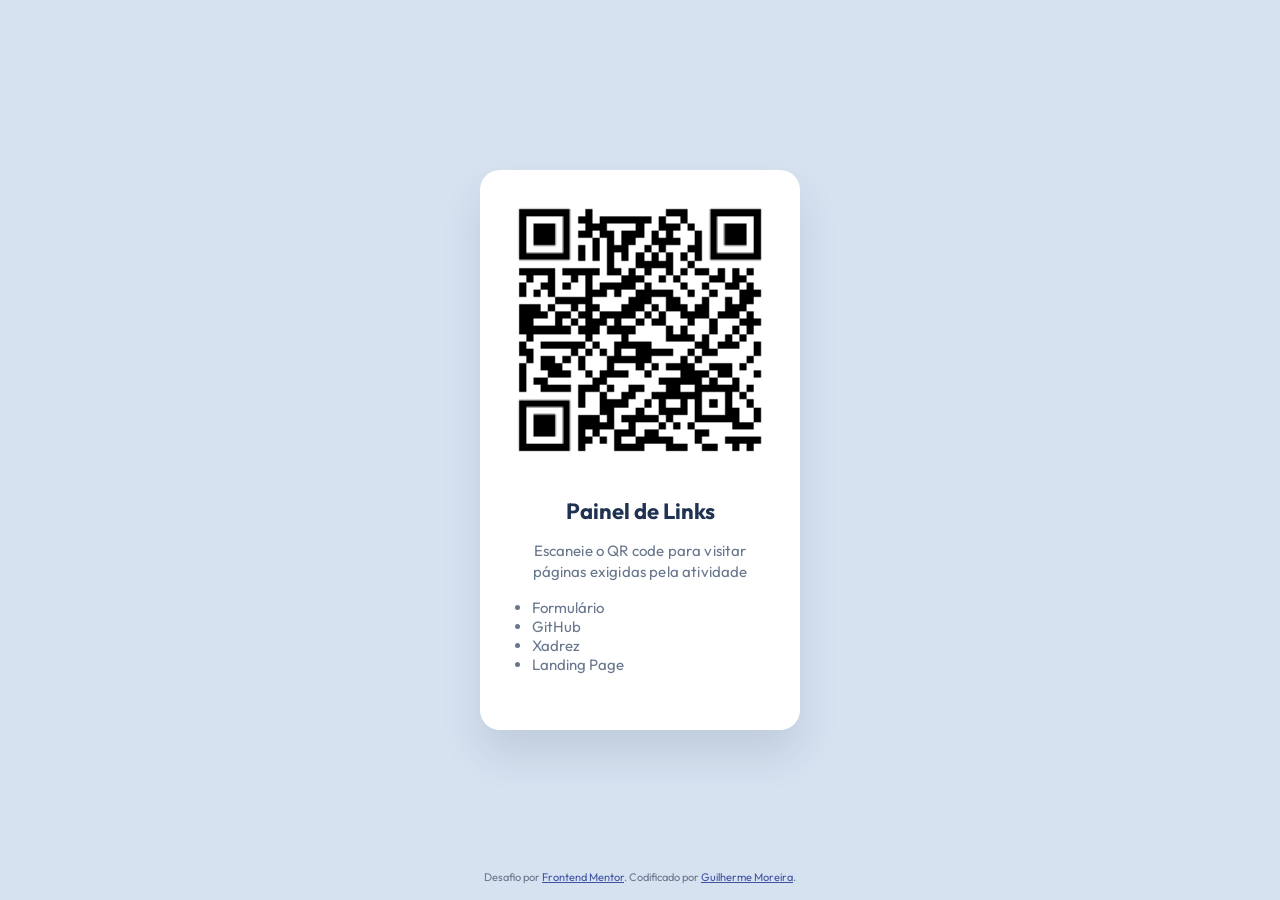
<file: index.html>
<!DOCTYPE html>
<html lang="en">
<head>
  <meta charset="UTF-8">
  <meta name="viewport" content="width=device-width, initial-scale=1.0">

  <link rel="icon" type="image/ico" sizes="32x32" href="./images/icon.ico">
  <link rel="preconnect" href="https://fonts.googleapis.com">
  <link rel="preconnect" href="https://fonts.gstatic.com" crossorigin>
  <link href="https://fonts.googleapis.com/css2?family=Outfit:wght@400;700&display=swap" rel="stylesheet">

  <title>Frontend Mentor | Componente de QR code</title>

  <style>
    :root {
      --white: hsl(0, 0%, 100%);
      --slate-300: hsl(212, 45%, 89%);
      --slate-500: hsl(216, 15%, 48%);
      --slate-900: hsl(218, 44%, 22%);
    }

    * {
      box-sizing: border-box;
    }

    body {
      min-height: 100vh;
      margin: 0;
      display: grid;
      place-items: center;
      padding: 1.5rem;
      background: var(--slate-300);
      color: var(--slate-500);
      font-family: "Outfit", Arial, sans-serif;
      font-size: 0.9375rem;
    }

    main {
      width: 100%;
      display: grid;
      place-items: center;
    }

    .card {
      width: min(100%, 20rem);
      padding: 1rem 1rem 2.5rem;
      border-radius: 1.25rem;
      background: var(--white);
      box-shadow: 0 1.5rem 2.5rem hsla(218, 44%, 22%, 0.12);
      text-align: center;
    }

    .card img {
      display: block;
      width: 100%;
      border-radius: 0.625rem;
    }

    .card h1 {
      margin: 1.5rem 1rem 1rem;
      color: var(--slate-900);
      font-size: 1.375rem;
      line-height: 1.2;
    }

    .card p {
      margin: 0 1rem;
      line-height: 1.4;
      letter-spacing: 0.01rem;
    }

    .card ul {
      margin: 1rem;
      padding-left: 1.25rem;
      text-align: left;
    }

    .attribution {
      position: fixed;
      right: 1rem;
      bottom: 1rem;
      left: 1rem;
      font-size: 0.6875rem;
      text-align: center;
    }

    .attribution a {
      color: hsl(228, 45%, 44%);
    }
  </style>
</head>
<body>
  <main>
    <a >
    <article class="card">
      <a href="redirecionador.html" target="_blank">
        <img src="./images/qr-code.png" alt="QR code para acessar o Frontend Mentor">
      </a>
      <h1>Painel de Links</h1>
      <p>Escaneie o QR code para visitar páginas exigidas pela atividade</p>
      <ul>
        <li>Formulário</li>
        <li>GitHub</li>
        <li>Xadrez</li>
        <li>Landing Page</li>
      </ul>
    </article>
  </main>

  <footer class="attribution">
    Desafio por <a href="https://www.frontendmentor.io?ref=challenge">Frontend Mentor</a>.
    Codificado por <a href="https://github.com/guimoreira81" target="_blank">Guilherme Moreira</a>.
  </footer>
</body>
</html>
</file>
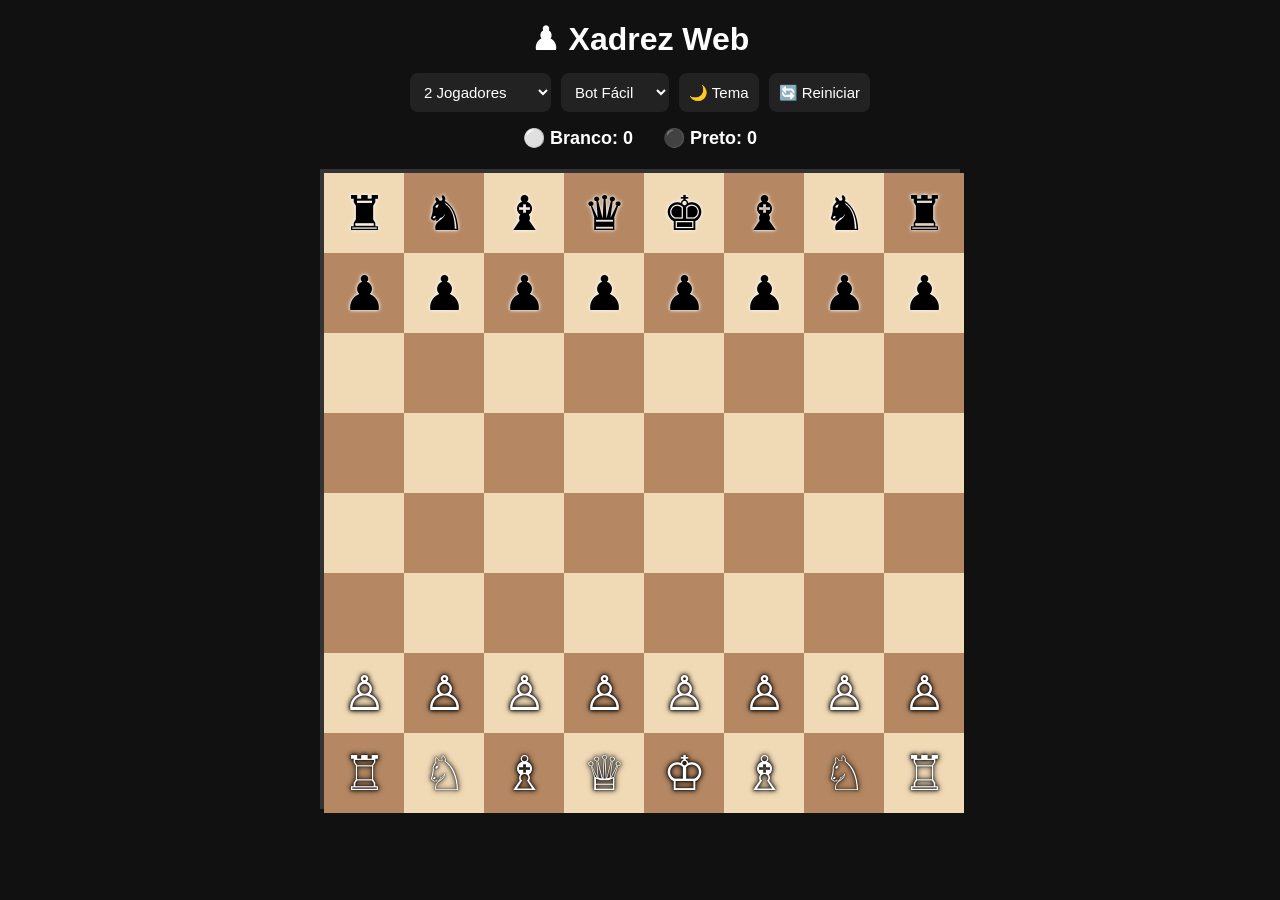
<file: chess-ai/index.html>
<!DOCTYPE html>
<html lang="pt-BR">
<head>
  <meta charset="UTF-8" />
  <meta name="viewport" content="width=device-width, initial-scale=1.0"/>
  <title>Xadrez Web</title>

  <link rel="stylesheet" href="style.css">
</head>
<body class="dark">

  <header>
    <h1>♟ Xadrez Web</h1>

    <div class="controls">

      <select id="mode">
        <option value="pvp">2 Jogadores</option>
        <option value="pvb">Jogador vs Bot</option>
        <option value="bvb">Bot vs Bot</option>
      </select>

      <select id="difficulty">
        <option value="1">Bot Fácil</option>
        <option value="2">Bot Médio</option>
        <option value="3">Bot Difícil</option>
      </select>

      <button id="themeBtn">🌙 Tema</button>

      <button id="restartBtn">🔄 Reiniciar</button>

    </div>

    <div class="scoreboard">
      <div>⚪ Branco: <span id="whiteScore">0</span></div>
      <div>⚫ Preto: <span id="blackScore">0</span></div>
    </div>
  </header>

  <main>
    <div id="board"></div>
  </main>

  <script src="./src/script.js"></script>
</body>
</html>
</file>
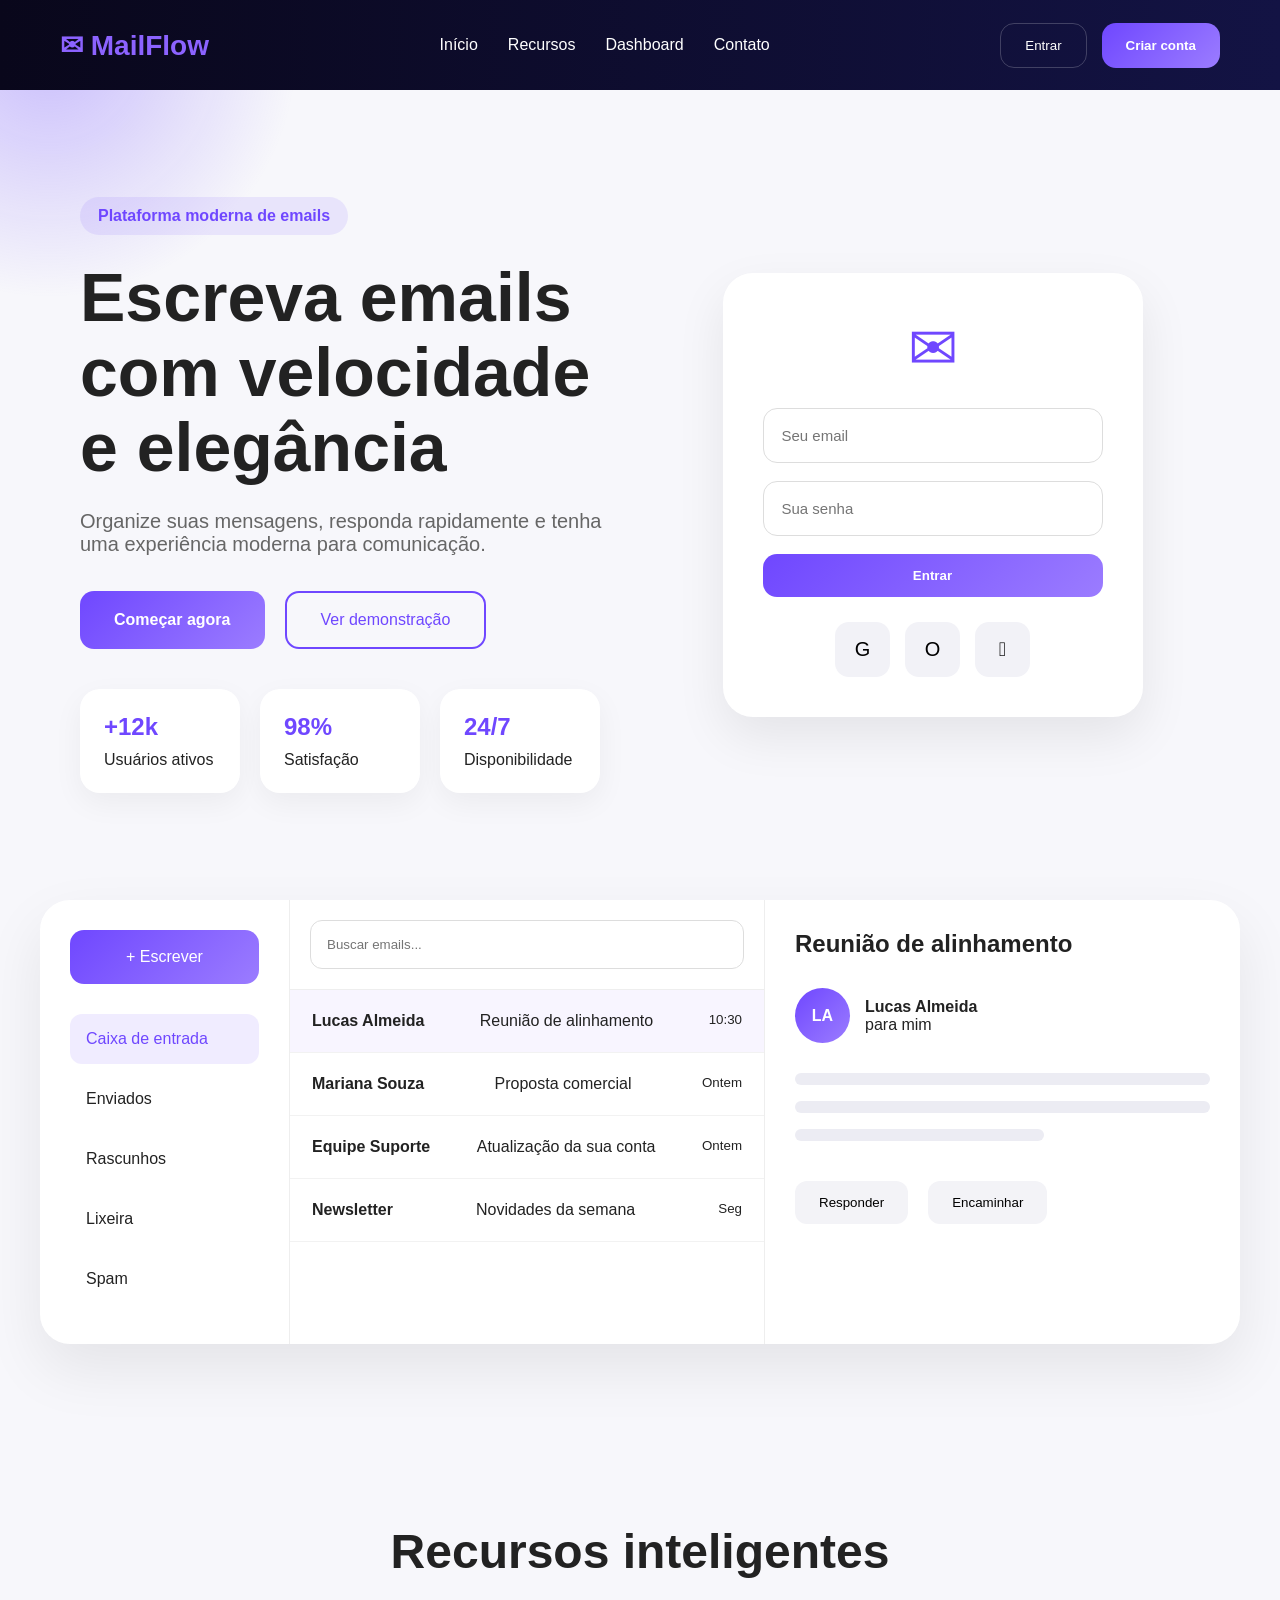
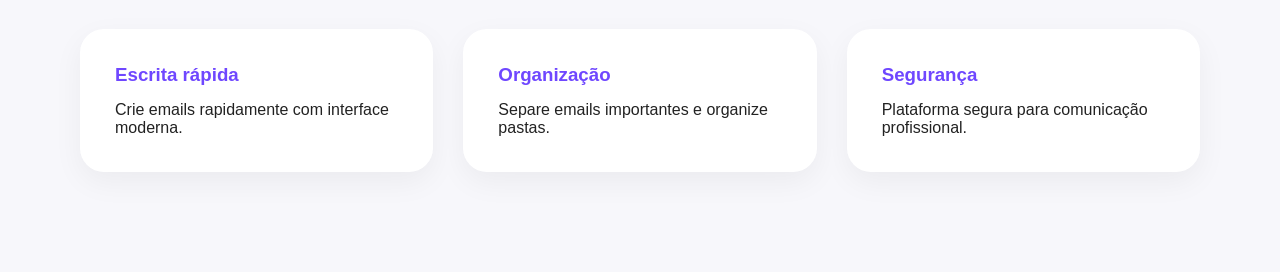
<file: landing-page-emails-ai/index.html>
<!DOCTYPE html>
<html lang="pt-BR">
<head>
  <meta charset="UTF-8" />
  <meta name="viewport" content="width=device-width, initial-scale=1.0"/>
  <title>MailFlow - Plataforma de Emails</title>

  <link rel="stylesheet" href="style.css"/>
</head>
<body>

  <div class="background-glow"></div>

  <header class="header">

    <div class="logo">
      ✉ MailFlow
    </div>

    <nav class="nav">
      <a href="#inicio">Início</a>
      <a href="#recursos">Recursos</a>
      <a href="#dashboard">Dashboard</a>
      <a href="#contato">Contato</a>
    </nav>

    <div class="header-buttons">
      <button class="btn-secondary" id="loginButton">
        Entrar
      </button>

      <button class="btn-primary" id="createAccountButton">
        Criar conta
      </button>
    </div>

  </header>

  <main>

    <section class="hero" id="inicio">

      <div class="hero-left">

        <div class="badge">
          Plataforma moderna de emails
        </div>

        <h1>
          Escreva emails com
          velocidade e elegância
        </h1>

        <p>
          Organize suas mensagens, responda rapidamente
          e tenha uma experiência moderna para comunicação.
        </p>

        <div class="hero-buttons">

          <button class="btn-primary large" id="startButton">
            Começar agora
          </button>

          <button class="btn-outline large" id="demoButton">
            Ver demonstração
          </button>

        </div>

        <div class="stats">

          <div class="stat-card">
            <h2>+12k</h2>
            <span>Usuários ativos</span>
          </div>

          <div class="stat-card">
            <h2>98%</h2>
            <span>Satisfação</span>
          </div>

          <div class="stat-card">
            <h2>24/7</h2>
            <span>Disponibilidade</span>
          </div>

        </div>

      </div>

      <div class="hero-right">

        <div class="login-card">

          <div class="mail-icon">
            ✉
          </div>

          <input
            type="email"
            placeholder="Seu email"
            id="emailInput"
          />

          <input
            type="password"
            placeholder="Sua senha"
            id="passwordInput"
          />

          <button class="btn-primary full" id="enterButton">
            Entrar
          </button>

          <div class="social-login">

            <button class="social-btn">
              G
            </button>

            <button class="social-btn">
              O
            </button>

            <button class="social-btn">
              
            </button>

          </div>

        </div>

      </div>

    </section>

    <section class="dashboard-preview" id="dashboard">

      <aside class="sidebar">

        <button class="compose-btn" id="composeButton">
          + Escrever
        </button>

        <ul>

          <li class="active sidebar-item">
            Caixa de entrada
          </li>

          <li class="sidebar-item">
            Enviados
          </li>

          <li class="sidebar-item">
            Rascunhos
          </li>

          <li class="sidebar-item">
            Lixeira
          </li>

          <li class="sidebar-item">
            Spam
          </li>

        </ul>

      </aside>

      <div class="mail-list">

        <div class="search-bar">
          <input
            type="text"
            placeholder="Buscar emails..."
            id="searchInput"
          />
        </div>

        <div class="email active-email">
          <strong>Lucas Almeida</strong>
          <span>Reunião de alinhamento</span>
          <small>10:30</small>
        </div>

        <div class="email">
          <strong>Mariana Souza</strong>
          <span>Proposta comercial</span>
          <small>Ontem</small>
        </div>

        <div class="email">
          <strong>Equipe Suporte</strong>
          <span>Atualização da sua conta</span>
          <small>Ontem</small>
        </div>

        <div class="email">
          <strong>Newsletter</strong>
          <span>Novidades da semana</span>
          <small>Seg</small>
        </div>

      </div>

      <div class="mail-view">

        <h2 id="mailTitle">
          Reunião de alinhamento
        </h2>

        <div class="mail-user">

          <div class="avatar">
            LA
          </div>

          <div>
            <strong id="mailUser">
              Lucas Almeida
            </strong>

            <p>
              para mim
            </p>
          </div>

        </div>

        <div class="mail-content">

          <div class="line"></div>
          <div class="line"></div>
          <div class="line short"></div>

        </div>

        <div class="actions">

          <button id="replyButton">
            Responder
          </button>

          <button id="forwardButton">
            Encaminhar
          </button>

        </div>

      </div>

    </section>

    <section class="features" id="recursos">

      <h2>
        Recursos inteligentes
      </h2>

      <div class="feature-grid">

        <div class="feature-card">
          <h3>Escrita rápida</h3>
          <p>
            Crie emails rapidamente com interface moderna.
          </p>
        </div>

        <div class="feature-card">
          <h3>Organização</h3>
          <p>
            Separe emails importantes e organize pastas.
          </p>
        </div>

        <div class="feature-card">
          <h3>Segurança</h3>
          <p>
            Plataforma segura para comunicação profissional.
          </p>
        </div>

      </div>

    </section>

  </main>

  <div class="toast" id="toast">
    Ação executada com sucesso!
  </div>

  <script src="./src/app.js"></script>
  <script src="./src/animations.js"></script>
  <script src="./src/particles.js"></script>

</body>
</html>
</file>
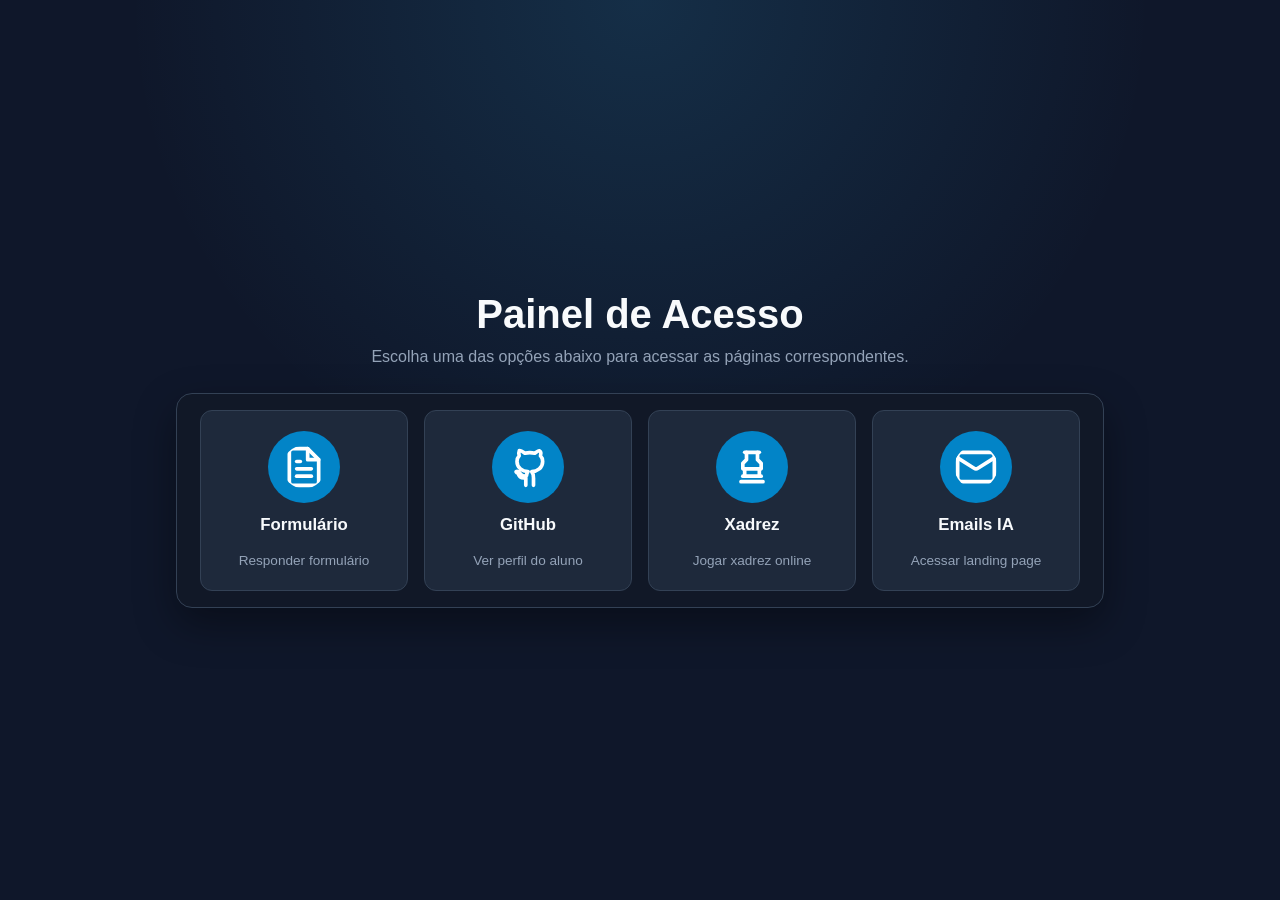
<file: redirecionador.html>
<!DOCTYPE html>
<html lang="pt-BR">
<head>
  <meta charset="UTF-8">
  <meta name="viewport" content="width=device-width, initial-scale=1.0">
  <title>Painel de Acesso</title>

  <style>
    :root {
      --bg: #0f172a;
      --panel: #111827;
      --card: #1e293b;
      --text: #f8fafc;
      --muted: #94a3b8;
      --border: #334155;
      --primary: #38bdf8;
      --primary-dark: #0284c7;
      --shadow: rgba(0, 0, 0, 0.38);
    }

    * {
      box-sizing: border-box;
    }

    body {
      min-height: 100vh;
      margin: 0;
      display: grid;
      place-items: center;
      padding: 2rem;
      background:
        radial-gradient(circle at top, rgba(56, 189, 248, 0.14), transparent 32rem),
        var(--bg);
      color: var(--text);
      font-family: Arial, Helvetica, sans-serif;
    }

    main {
      width: min(100%, 58rem);
    }

    .intro {
      margin-bottom: 1.5rem;
      text-align: center;
    }

    .intro h1 {
      margin: 0 0 0.5rem;
      font-size: clamp(1.75rem, 4vw, 2.5rem);
    }

    .intro p {
      margin: 0;
      color: var(--muted);
      font-size: 1rem;
      line-height: 1.5;
    }

    .painel {
      display: flex;
      gap: 1rem;
      justify-content: center;
      align-items: stretch;
      padding: 1rem;
      border: 1px solid var(--border);
      border-radius: 1rem;
      background: var(--panel);
      box-shadow: 0 1rem 2.5rem var(--shadow);
      overflow-x: auto;
    }

    .botao-acesso {
      width: 13rem;
      min-width: 13rem;
      display: grid;
      justify-items: center;
      gap: 0.75rem;
      padding: 1.25rem 1rem;
      border: 1px solid var(--border);
      border-radius: 0.75rem;
      background: var(--card);
      color: var(--text);
      text-align: center;
      text-decoration: none;
      transition: transform 160ms ease, border-color 160ms ease, box-shadow 160ms ease, background 160ms ease;
    }

    .botao-acesso:hover,
    .botao-acesso:focus-visible {
      transform: translateY(-0.25rem);
      border-color: var(--primary);
      background: #243449;
      box-shadow: 0 0.75rem 1.5rem rgba(56, 189, 248, 0.18);
      outline: none;
    }

    .botao-acesso img {
      width: 4.5rem;
      height: 4.5rem;
      padding: 0.9rem;
      border-radius: 50%;
      background: var(--primary-dark);
    }

    .botao-acesso span {
      display: block;
      font-size: 1.05rem;
      font-weight: 700;
    }

    .botao-acesso small {
      display: block;
      margin-top: 0.25rem;
      color: var(--muted);
      font-size: 0.85rem;
      line-height: 1.4;
    }

    @media (max-width: 36rem) {
      body {
        padding: 1rem;
      }

      .painel {
        justify-content: flex-start;
      }
    }
  </style>
</head>
<body>
  <main>
    <section class="intro" aria-labelledby="titulo">
      <h1 id="titulo">Painel de Acesso</h1>
      <p>Escolha uma das opções abaixo para acessar as páginas correspondentes.</p>
    </section>

    <nav class="painel" aria-label="Links principais">
      <a
        class="botao-acesso"
        href="https://docs.google.com/forms/d/e/1FAIpQLSf3dEO3gXLEnmWr7lSqmkaqdmAxNGKyoHWTx47i6BIumJhMoQ/viewform?usp=publish-editor"
        target="_blank"
        rel="noopener noreferrer"
      >
        <img
          src="data:image/svg+xml,%3Csvg%20xmlns='http://www.w3.org/2000/svg'%20viewBox='0%200%2024%2024'%20fill='none'%20stroke='white'%20stroke-width='2'%20stroke-linecap='round'%20stroke-linejoin='round'%3E%3Cpath%20d='M14%202H6a2%202%200%200%200-2%202v16a2%202%200%200%200%202%202h12a2%202%200%200%200%202-2V8z'/%3E%3Cpath%20d='M14%202v6h6'/%3E%3Cpath%20d='M8%2013h8'/%3E%3Cpath%20d='M8%2017h8'/%3E%3Cpath%20d='M8%209h2'/%3E%3C/svg%3E"
          alt=""
        >
        <span>Formulário</span>
        <small>Responder formulário</small>
      </a>

      <a
        class="botao-acesso"
        href="https://github.com/guimoreira81"
        target="_blank"
        rel="noopener noreferrer"
      >
        <img
          src="data:image/svg+xml,%3Csvg%20xmlns='http://www.w3.org/2000/svg'%20viewBox='0%200%2024%2024'%20fill='none'%20stroke='white'%20stroke-width='2'%20stroke-linecap='round'%20stroke-linejoin='round'%3E%3Cpath%20d='M15%2022v-4a4.8%204.8%200%200%200-1-3.5c3%200%206-2%206-5.5a4.4%204.4%200%200%200-1.2-3.1A4.1%204.1%200%200%200%2018.7%203s-1%200-3%201.5a10.2%2010.2%200%200%200-5.4%200C8.3%203%207.3%203%207.3%203a4.1%204.1%200%200%200-.1%202.9A4.4%204.4%200%200%200%206%209c0%203.5%203%205.5%206%205.5-.4.5-.7%201.2-.8%202.1-.7.3-2.4.8-3.4-1%200%200-.6-1.1-1.8-1.2%200%200-1.1%200-.1.7%200%200%20.7.3%201.2%201.5%200%200%20.6%201.8%203.7%201.2V22'/%3E%3C/svg%3E"
          alt=""
        >
        <span>GitHub</span>
        <small>Ver perfil do aluno</small>
      </a>

      <a
        class="botao-acesso"
        href="chess-ai/index.html"
        target="_blank"
        rel="noopener noreferrer"
      >
        <img
          src="data:image/svg+xml,%3Csvg%20xmlns='http://www.w3.org/2000/svg'%20viewBox='0%200%2024%2024'%20fill='none'%20stroke='white'%20stroke-width='2'%20stroke-linecap='round'%20stroke-linejoin='round'%3E%3Cpath%20d='M8%204h8'/%3E%3Cpath%20d='M9%204v4l-2%202v3h10v-3l-2-2V4'/%3E%3Cpath%20d='M7%2017h10'/%3E%3Cpath%20d='M6%2020h12'/%3E%3Cpath%20d='M8%2013v4'/%3E%3Cpath%20d='M16%2013v4'/%3E%3C/svg%3E"
          alt=""
        >
        <span>Xadrez</span>
        <small>Jogar xadrez online</small>
      </a>

      <a
        class="botao-acesso"
        href="landing-page-emails-ai/index.html"
        target="_blank"
        rel="noopener noreferrer"
      >
        <img
          src="data:image/svg+xml,%3Csvg%20xmlns='http://www.w3.org/2000/svg'%20viewBox='0%200%2024%2024'%20fill='none'%20stroke='white'%20stroke-width='2'%20stroke-linecap='round'%20stroke-linejoin='round'%3E%3Crect%20width='20'%20height='16'%20x='2'%20y='4'%20rx='2'/%3E%3Cpath%20d='m22%207-8.97%205.7a1.94%201.94%200%200%201-2.06%200L2%207'/%3E%3C/svg%3E"
          alt=""
        >
        <span>Emails IA</span>
        <small>Acessar landing page</small>
      </a>
    </nav>
  </main>
</body>
</html>
</file>
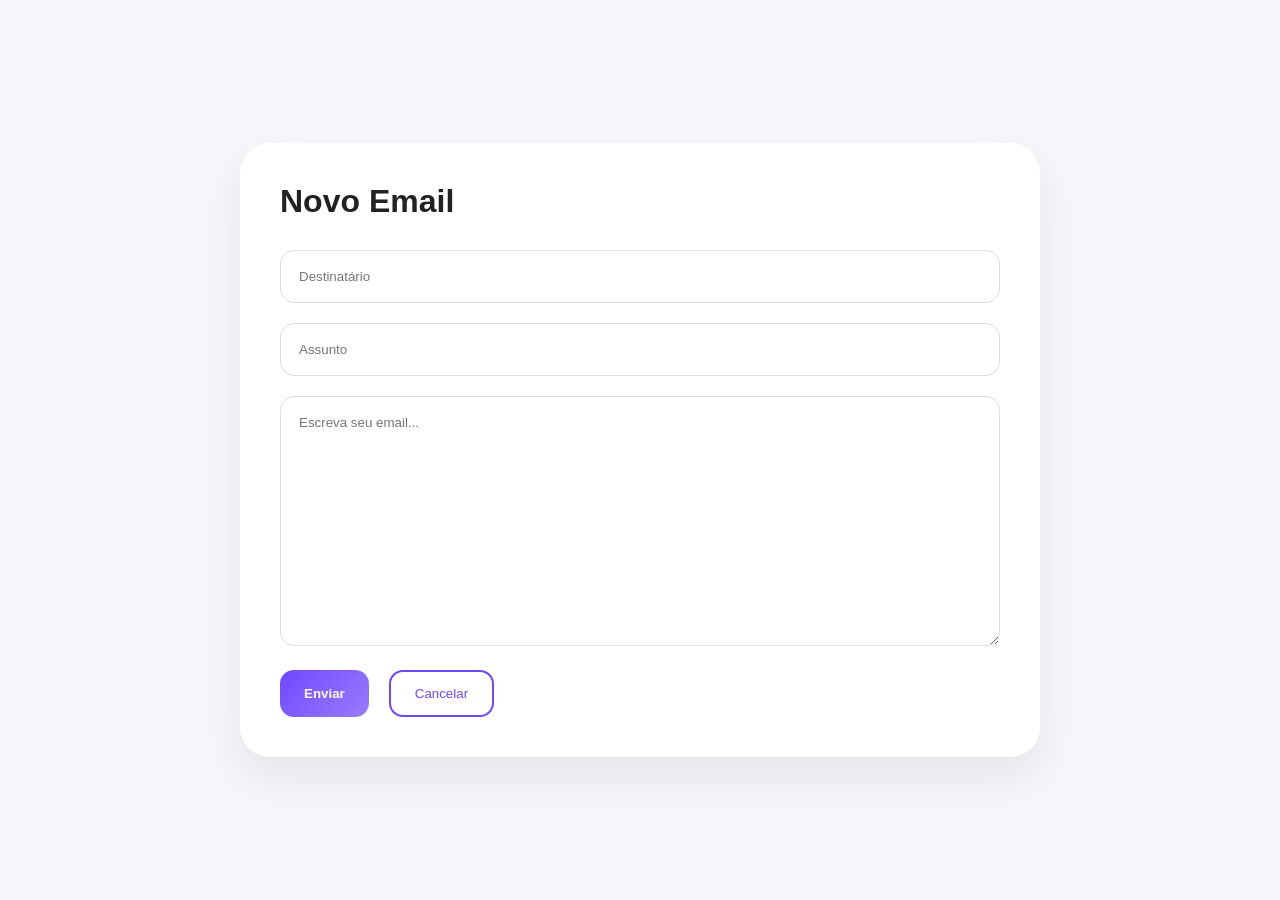
<file: landing-page-emails-ai/compose.html>
<!DOCTYPE html>
<html lang="pt-BR">
<head>
  <meta charset="UTF-8">
  <meta name="viewport" content="width=device-width, initial-scale=1.0">
  <title>Escrever Email - MailFlow</title>

  <link rel="stylesheet" href="style.css">
</head>
<body>

  <div class="compose-page">

    <div class="compose-card">

      <h1>
        Novo Email
      </h1>

      <input
        type="email"
        placeholder="Destinatário"
      >

      <input
        type="text"
        placeholder="Assunto"
      >

      <textarea placeholder="Escreva seu email..."></textarea>

      <div class="compose-actions">

        <button class="btn-primary">
          Enviar
        </button>

        <a href="dashboard.html">

          <button class="btn-outline">
            Cancelar
          </button>

        </a>

      </div>

    </div>

  </div>

</body>
</html>
</file>
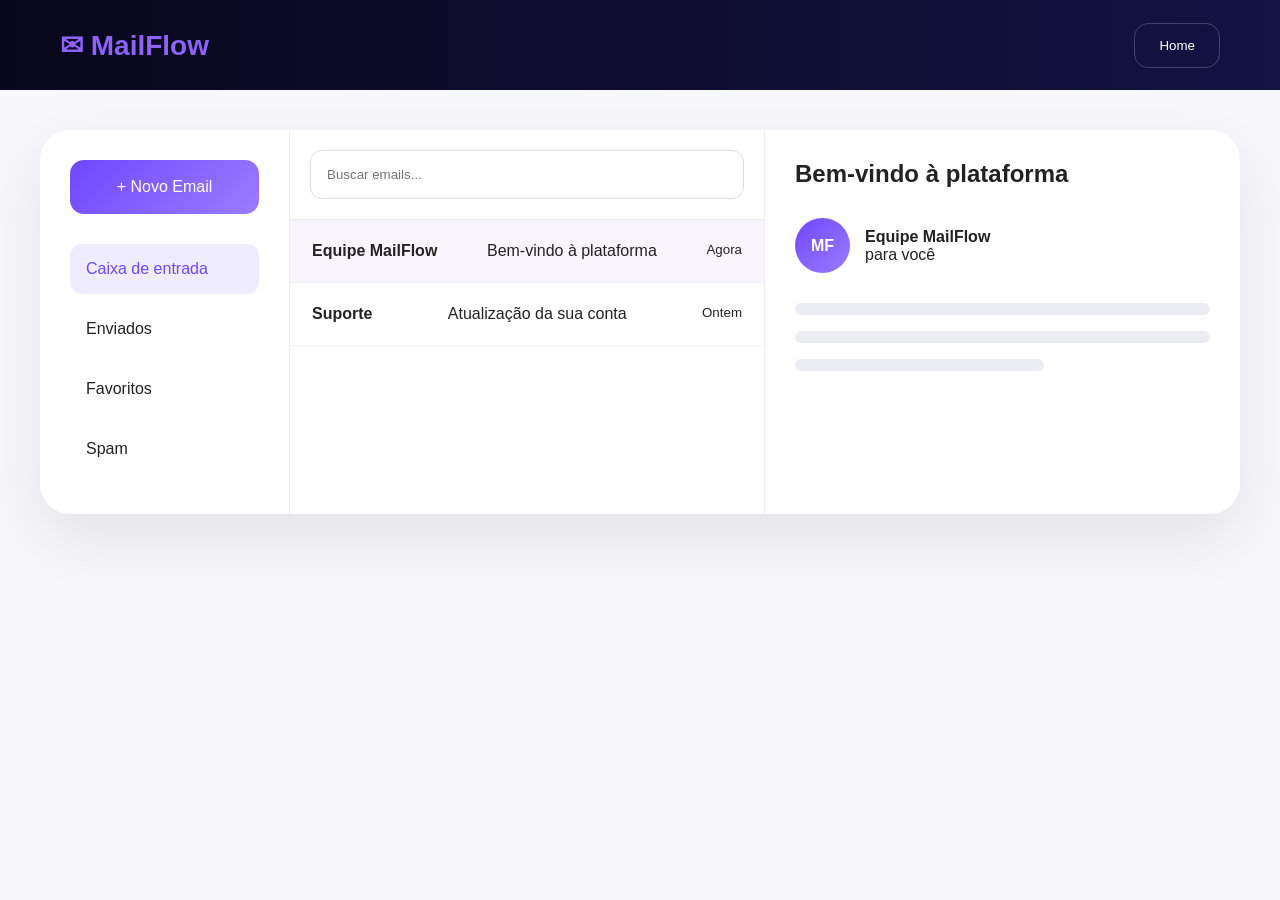
<file: landing-page-emails-ai/dashboard.html>
<!DOCTYPE html>
<html lang="pt-BR">
<head>
  <meta charset="UTF-8">
  <meta name="viewport" content="width=device-width, initial-scale=1.0">
  <title>Dashboard - MailFlow</title>

  <link rel="stylesheet" href="style.css">
</head>
<body>

  <header class="header">

    <div class="logo">
      ✉ MailFlow
    </div>

    <div class="header-buttons">

      <a href="index.html">

        <button class="btn-secondary">
          Home
        </button>

      </a>

    </div>

  </header>

  <section class="dashboard-preview full-dashboard">

    <aside class="sidebar">

      <button class="compose-btn">
        + Novo Email
      </button>

      <ul>

        <li class="active">
          Caixa de entrada
        </li>

        <li>
          Enviados
        </li>

        <li>
          Favoritos
        </li>

        <li>
          Spam
        </li>

      </ul>

    </aside>

    <div class="mail-list">

      <div class="search-bar">

        <input
          type="text"
          placeholder="Buscar emails..."
        >

      </div>

      <div class="email active-email">

        <strong>Equipe MailFlow</strong>

        <span>Bem-vindo à plataforma</span>

        <small>Agora</small>

      </div>

      <div class="email">

        <strong>Suporte</strong>

        <span>Atualização da sua conta</span>

        <small>Ontem</small>

      </div>

    </div>

    <div class="mail-view">

      <h2>
        Bem-vindo à plataforma
      </h2>

      <div class="mail-user">

        <div class="avatar">
          MF
        </div>

        <div>

          <strong>
            Equipe MailFlow
          </strong>

          <p>
            para você
          </p>

        </div>

      </div>

      <div class="mail-content">

        <div class="line"></div>
        <div class="line"></div>
        <div class="line short"></div>

      </div>

    </div>

  </section>

</body>
</html>
</file>
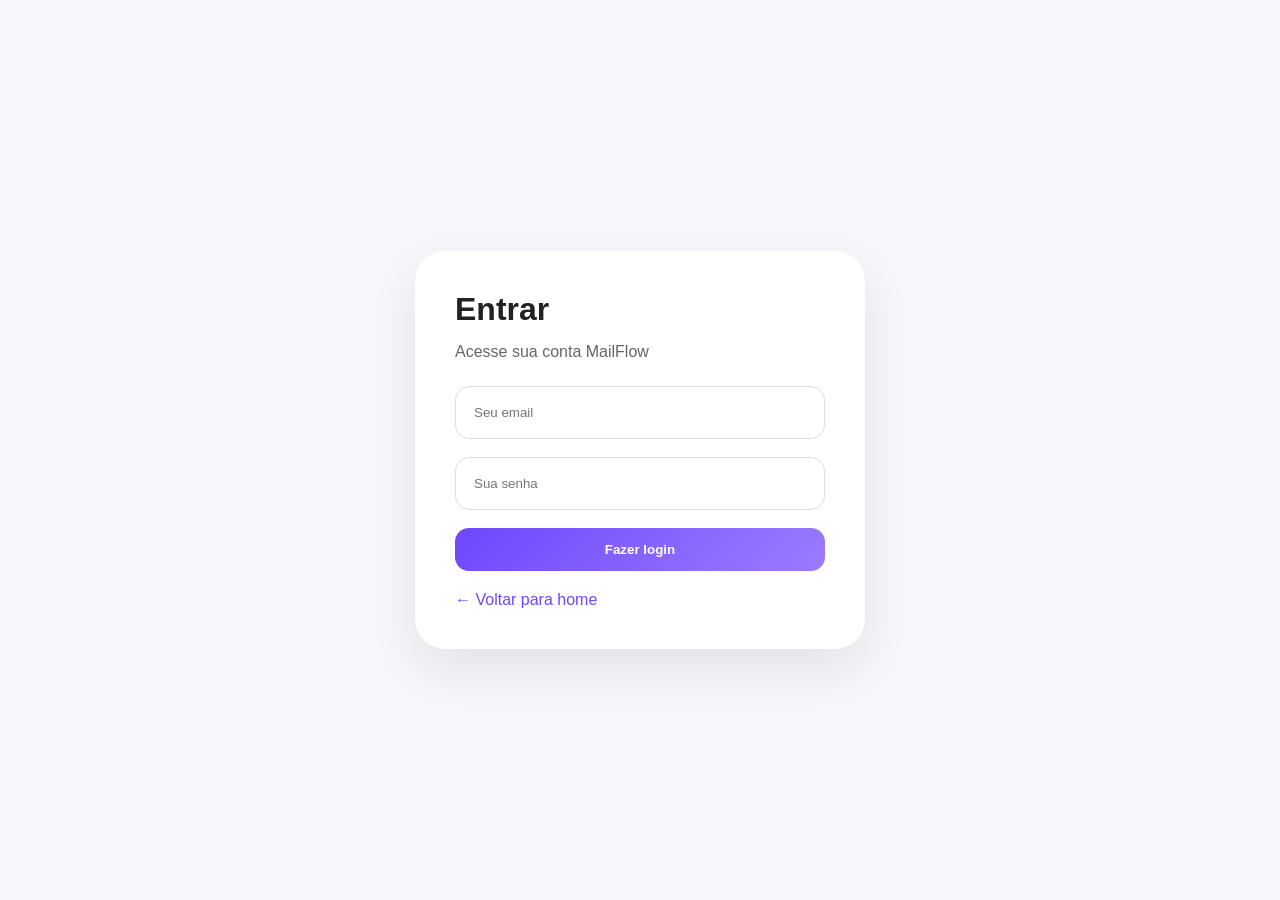
<file: landing-page-emails-ai/login.html>
<!DOCTYPE html>
<html lang="pt-BR">
<head>
  <meta charset="UTF-8">
  <meta name="viewport" content="width=device-width, initial-scale=1.0">
  <title>Login - MailFlow</title>

  <link rel="stylesheet" href="style.css">
</head>
<body>

  <div class="center-page">

    <div class="simple-card">

      <h1>Entrar</h1>

      <p>
        Acesse sua conta MailFlow
      </p>

      <input type="email" placeholder="Seu email">

      <input type="password" placeholder="Sua senha">

      <button class="btn-primary full">
        Fazer login
      </button>

      <a class="back-link" href="index.html">
        ← Voltar para home
      </a>

    </div>

  </div>

</body>
</html>
</file>
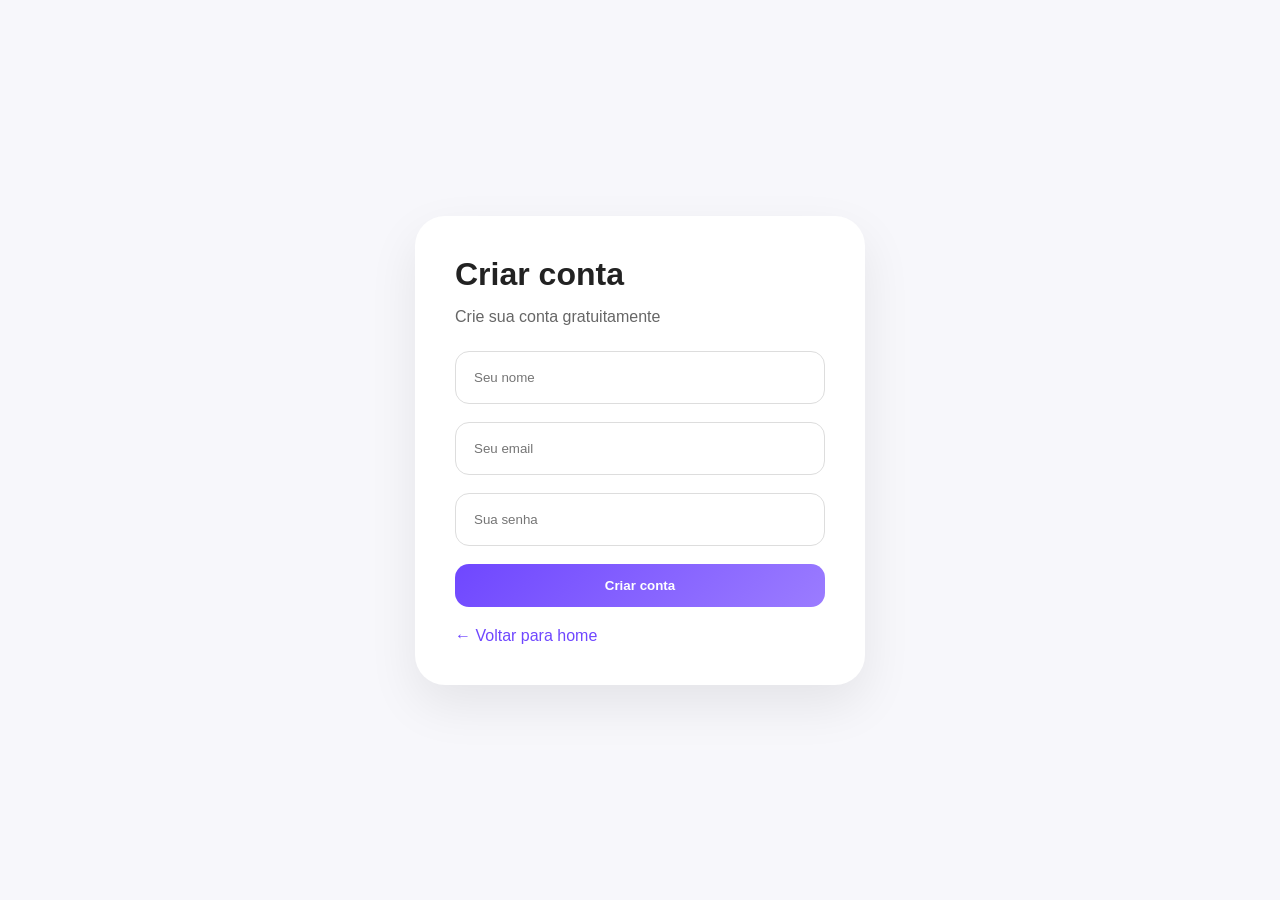
<file: landing-page-emails-ai/register.html>
<!DOCTYPE html>
<html lang="pt-BR">
<head>
  <meta charset="UTF-8">
  <meta name="viewport" content="width=device-width, initial-scale=1.0">
  <title>Criar Conta - MailFlow</title>

  <link rel="stylesheet" href="style.css">
</head>
<body>

  <div class="center-page">

    <div class="simple-card">

      <h1>Criar conta</h1>

      <p>
        Crie sua conta gratuitamente
      </p>

      <input type="text" placeholder="Seu nome">

      <input type="email" placeholder="Seu email">

      <input type="password" placeholder="Sua senha">

      <button class="btn-primary full">
        Criar conta
      </button>

      <a class="back-link" href="index.html">
        ← Voltar para home
      </a>

    </div>

  </div>

</body>
</html>
</file>
<file: chess-ai/style.css>
*{
  margin:0;
  padding:0;
  box-sizing:border-box;
  font-family:Arial, Helvetica, sans-serif;
}

body{
  min-height:100vh;
  display:flex;
  flex-direction:column;
  align-items:center;
  transition:0.3s;
}

body.dark{
  background:#111;
  color:white;
}

body.light{
  background:#f2f2f2;
  color:#111;
}

header{
  margin-top:20px;
  text-align:center;
}

h1{
  margin-bottom:15px;
}

.controls{
  display:flex;
  gap:10px;
  flex-wrap:wrap;
  justify-content:center;
  margin-bottom:15px;
}

button, select{
  padding:10px;
  border:none;
  border-radius:8px;
  cursor:pointer;
  font-size:15px;
}

body.dark button,
body.dark select{
  background:#222;
  color:white;
}

body.light button,
body.light select{
  background:white;
  color:black;
}

.scoreboard{
  display:flex;
  gap:30px;
  justify-content:center;
  margin-bottom:20px;
  font-size:18px;
  font-weight:bold;
}

#board{
  width:640px;
  height:640px;
  display:grid;
  grid-template-columns:repeat(8,1fr);
  border:4px solid #333;
}

.square{
  width:80px;
  height:80px;
  display:flex;
  justify-content:center;
  align-items:center;
  font-size:48px;
  cursor:pointer;
  user-select:none;
  position:relative;
  transition:0.2s;
}

.white{
  background:#f0d9b5;
}

.black{
  background:#b58863;
}

/* COR DAS PEÇAS */

.white-piece{
  color:white;
  text-shadow:
    0 0 2px #000,
    0 0 4px #000,
    0 0 6px #000;
}

.black-piece{
  color:black;
  text-shadow:
    0 0 2px #fff,
    0 0 4px #fff;
}

/* PEÇA SELECIONADA */

.selected{
  outline:4px solid yellow;
  z-index:2;
}

/* MOVIMENTOS POSSÍVEIS */

.possible::after{
  content:"";
  width:20px;
  height:20px;
  border-radius:50%;
  background:rgba(0,255,0,0.6);
  position:absolute;
}

@media(max-width:700px){

  #board{
    width:95vw;
    height:95vw;
  }

  .square{
    width:100%;
    height:100%;
    font-size:8vw;
  }

}
</file>
<file: landing-page-emails-ai/style.css>
* {
  margin: 0;
  padding: 0;
  box-sizing: border-box;
}

html {
  scroll-behavior: smooth;
}

body {
  font-family: Arial, sans-serif;
  background: #f7f7fb;
  color: #222;
  overflow-x: hidden;
}

.background-glow {
  position: fixed;
  top: -200px;
  left: -200px;
  width: 500px;
  height: 500px;
  background: radial-gradient(circle, rgba(119, 86, 255, 0.35), transparent 70%);
  z-index: -1;
  transition: transform 0.2s linear;
}

.header {
  width: 100%;
  height: 90px;
  background: linear-gradient(90deg, #09071b, #131344);
  display: flex;
  align-items: center;
  justify-content: space-between;
  padding: 0 60px;
  position: sticky;
  top: 0;
  z-index: 100;
}

.logo {
  color: #8c63ff;
  font-size: 28px;
  font-weight: bold;
}

.nav {
  display: flex;
  gap: 30px;
}

.nav a {
  color: white;
  text-decoration: none;
  transition: 0.3s;
}

.nav a:hover {
  color: #8c63ff;
}

.header-buttons {
  display: flex;
  gap: 15px;
}

button {
  border: none;
  cursor: pointer;
  transition: 0.3s;
}

.btn-primary {
  background: linear-gradient(135deg, #6f47ff, #9b7cff);
  color: white;
  padding: 14px 24px;
  border-radius: 14px;
  font-weight: bold;
}

.btn-primary:hover {
  transform: translateY(-3px);
  box-shadow: 0 10px 25px rgba(111, 71, 255, 0.4);
}

.btn-secondary {
  background: transparent;
  border: 1px solid rgba(255,255,255,0.2);
  color: white;
  padding: 14px 24px;
  border-radius: 14px;
}

.btn-outline {
  border: 2px solid #6f47ff;
  color: #6f47ff;
  background: transparent;
  padding: 14px 24px;
  border-radius: 14px;
}

.hero {
  min-height: 90vh;
  display: flex;
  align-items: center;
  justify-content: space-between;
  padding: 80px;
  gap: 50px;
}

.hero-left {
  flex: 1;
}

.badge {
  display: inline-block;
  background: rgba(111, 71, 255, 0.1);
  color: #6f47ff;
  padding: 10px 18px;
  border-radius: 999px;
  margin-bottom: 25px;
  font-weight: bold;
}

.hero h1 {
  font-size: 68px;
  line-height: 1.1;
  margin-bottom: 25px;
}

.hero p {
  font-size: 20px;
  color: #666;
  max-width: 600px;
  margin-bottom: 35px;
}

.hero-buttons {
  display: flex;
  gap: 20px;
  margin-bottom: 40px;
}

.large {
  padding: 18px 34px;
  font-size: 16px;
}

.stats {
  display: flex;
  gap: 20px;
  flex-wrap: wrap;
}

.stat-card {
  background: white;
  padding: 24px;
  border-radius: 20px;
  min-width: 160px;
  box-shadow: 0 10px 30px rgba(0,0,0,0.05);
}

.stat-card h2 {
  color: #6f47ff;
  margin-bottom: 10px;
}

.hero-right {
  flex: 1;
  display: flex;
  justify-content: center;
}

.login-card {
  width: 420px;
  background: white;
  border-radius: 30px;
  padding: 40px;
  box-shadow: 0 20px 50px rgba(0,0,0,0.08);
}

.mail-icon {
  font-size: 60px;
  text-align: center;
  margin-bottom: 25px;
  color: #6f47ff;
}

.login-card input {
  width: 100%;
  padding: 18px;
  margin-bottom: 18px;
  border-radius: 14px;
  border: 1px solid #ddd;
  font-size: 15px;
}

.full {
  width: 100%;
}

.social-login {
  display: flex;
  justify-content: center;
  gap: 15px;
  margin-top: 25px;
}

.social-btn {
  width: 55px;
  height: 55px;
  border-radius: 14px;
  background: #f2f2f7;
  font-size: 20px;
}

.dashboard-preview {
  width: calc(100% - 80px);
  margin: 0 auto 80px;
  background: white;
  border-radius: 30px;
  overflow: hidden;
  display: grid;
  grid-template-columns: 250px 1fr 1fr;
  box-shadow: 0 25px 60px rgba(0,0,0,0.08);
}

.sidebar {
  padding: 30px;
  border-right: 1px solid #eee;
}

.compose-btn {
  width: 100%;
  background: linear-gradient(135deg, #6f47ff, #9b7cff);
  color: white;
  padding: 18px;
  border-radius: 14px;
  font-size: 16px;
  margin-bottom: 30px;
}

.sidebar ul {
  list-style: none;
}

.sidebar li {
  padding: 16px;
  border-radius: 12px;
  margin-bottom: 10px;
  cursor: pointer;
  transition: 0.3s;
}

.sidebar li.active,
.sidebar li:hover {
  background: rgba(111, 71, 255, 0.1);
  color: #6f47ff;
}

.mail-list {
  border-right: 1px solid #eee;
}

.search-bar {
  padding: 20px;
  border-bottom: 1px solid #eee;
}

.search-bar input {
  width: 100%;
  padding: 16px;
  border-radius: 12px;
  border: 1px solid #ddd;
}

.email {
  padding: 22px;
  display: flex;
  justify-content: space-between;
  border-bottom: 1px solid #f2f2f2;
  cursor: pointer;
  transition: 0.3s;
}

.email:hover,
.active-email {
  background: rgba(111, 71, 255, 0.05);
}

.mail-view {
  padding: 30px;
}

.mail-user {
  display: flex;
  align-items: center;
  gap: 15px;
  margin: 30px 0;
}

.avatar {
  width: 55px;
  height: 55px;
  background: linear-gradient(135deg, #6f47ff, #9b7cff);
  color: white;
  border-radius: 50%;
  display: flex;
  align-items: center;
  justify-content: center;
  font-weight: bold;
}

.line {
  height: 12px;
  background: #ececf3;
  border-radius: 999px;
  margin-bottom: 16px;
}

.short {
  width: 60%;
}

.actions {
  display: flex;
  gap: 20px;
  margin-top: 40px;
}

.actions button {
  padding: 14px 24px;
  border-radius: 12px;
  background: #f3f3f7;
}

.features {
  padding: 100px 80px;
}

.features h2 {
  text-align: center;
  font-size: 48px;
  margin-bottom: 50px;
}

.feature-grid {
  display: grid;
  grid-template-columns: repeat(3, 1fr);
  gap: 30px;
}

.feature-card {
  background: white;
  padding: 35px;
  border-radius: 24px;
  box-shadow: 0 10px 30px rgba(0,0,0,0.05);
}

.feature-card h3 {
  margin-bottom: 15px;
  color: #6f47ff;
}

.toast {
  position: fixed;
  bottom: 30px;
  right: 30px;
  background: #6f47ff;
  color: white;
  padding: 16px 24px;
  border-radius: 12px;
  opacity: 0;
  pointer-events: none;
  transform: translateY(20px);
  transition: 0.4s;
  z-index: 999;
}

.toast.show {
  opacity: 1;
  transform: translateY(0);
}

@media(max-width: 1200px) {

  .hero {
    flex-direction: column;
    text-align: center;
  }

  .dashboard-preview {
    grid-template-columns: 1fr;
  }

  .feature-grid {
    grid-template-columns: 1fr;
  }

}

@media(max-width: 768px) {

  .header {
    padding: 20px;
  }

  .nav {
    display: none;
  }

  .hero {
    padding: 40px 20px;
  }

  .hero h1 {
    font-size: 42px;
  }

  .login-card {
    width: 100%;
  }

  .dashboard-preview {
    width: calc(100% - 20px);
  }

  .features {
    padding: 60px 20px;
  }

}
.center-page {
  width: 100%;
  min-height: 100vh;
  display: flex;
  align-items: center;
  justify-content: center;
  padding: 40px;
}

.simple-card {
  width: 100%;
  max-width: 450px;
  background: white;
  padding: 40px;
  border-radius: 30px;
  box-shadow: 0 20px 50px rgba(0,0,0,0.08);
}

.simple-card h1 {
  margin-bottom: 15px;
}

.simple-card p {
  margin-bottom: 25px;
  color: #666;
}

.simple-card input {
  width: 100%;
  padding: 18px;
  border-radius: 14px;
  border: 1px solid #ddd;
  margin-bottom: 18px;
}

.back-link {
  display: inline-block;
  margin-top: 20px;
  text-decoration: none;
  color: #6f47ff;
}

.full-dashboard {
  width: calc(100% - 80px);
  margin-top: 40px;
}

.compose-page {
  width: 100%;
  min-height: 100vh;
  display: flex;
  align-items: center;
  justify-content: center;
  padding: 40px;
}

.compose-card {
  width: 100%;
  max-width: 800px;
  background: white;
  padding: 40px;
  border-radius: 30px;
  box-shadow: 0 20px 50px rgba(0,0,0,0.08);
}

.compose-card h1 {
  margin-bottom: 30px;
}

.compose-card input,
.compose-card textarea {
  width: 100%;
  padding: 18px;
  border-radius: 14px;
  border: 1px solid #ddd;
  margin-bottom: 20px;
  font-family: Arial, sans-serif;
}

.compose-card textarea {
  min-height: 250px;
  resize: vertical;
}

.compose-actions {
  display: flex;
  gap: 20px;
}
</file>
